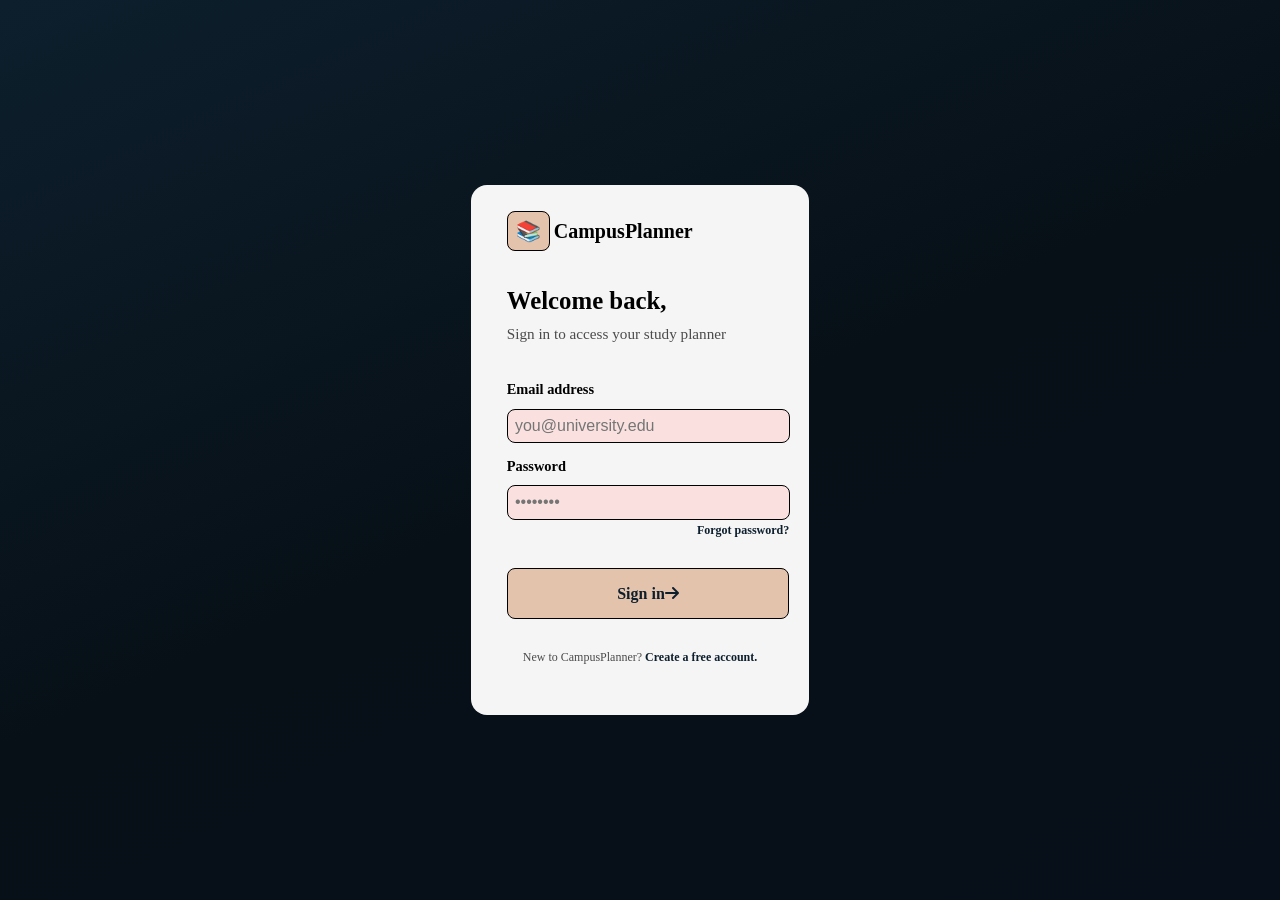
<file: index.html>
<!DOCTYPE html>
<html>
    <head>
    <meta charset="utf-8">
    <meta http-equiv="X-UA-Compatible" content="IE=edge">
    <title>CampusPlanner</title>
    <meta name="viewport" content="width=device-width, initial-scale=1">

    <link rel="stylesheet" href="https://cdnjs.cloudflare.com/ajax/libs/font-awesome/6.5.0/css/all.min.css">

    <link rel="stylesheet" href="./reset.css">
    <link rel="stylesheet" href="./main.css">
</head>
    <body>
        <div class="container">
            <div class="modal">
                <div class="content">
                    <div class="header">
                        <h4 id="logo-text"><span id="logo-icon">📚</span>CampusPlanner</h4>
                    </div>
                    <div class="welcome">
                        <h2 id="welcome-text">Welcome back,</h2>
                        <span class="backgroundText">Sign in to access your study planner</span>
                    </div>
                    <div class="input">
                        <div id="input-text">Email address</div>
                        <input type="email" placeholder="you@university.edu">
                        <div id="input-text">Password</div>
                        <input type="password" placeholder="••••••••">
                    </div>
                    <div id="forgot-text">
                        <a href="./password.html">Forgot password?</a>
                    </div>
                    <div class="button">
                        <a href="./dashboard.html"><div>Sign in<i class="fa-solid fa-arrow-right"></i></div></a>
                    </div>
                    <div>
                        <h5 id="footer-text" class="backgroundText">New to CampusPlanner? <a href="./signup.html"><span id="sign-up-text">Create a free account.</span></a></h5>
                    </div>
                </div>
            </div>
        </div>
    </body>
</html>
</file>
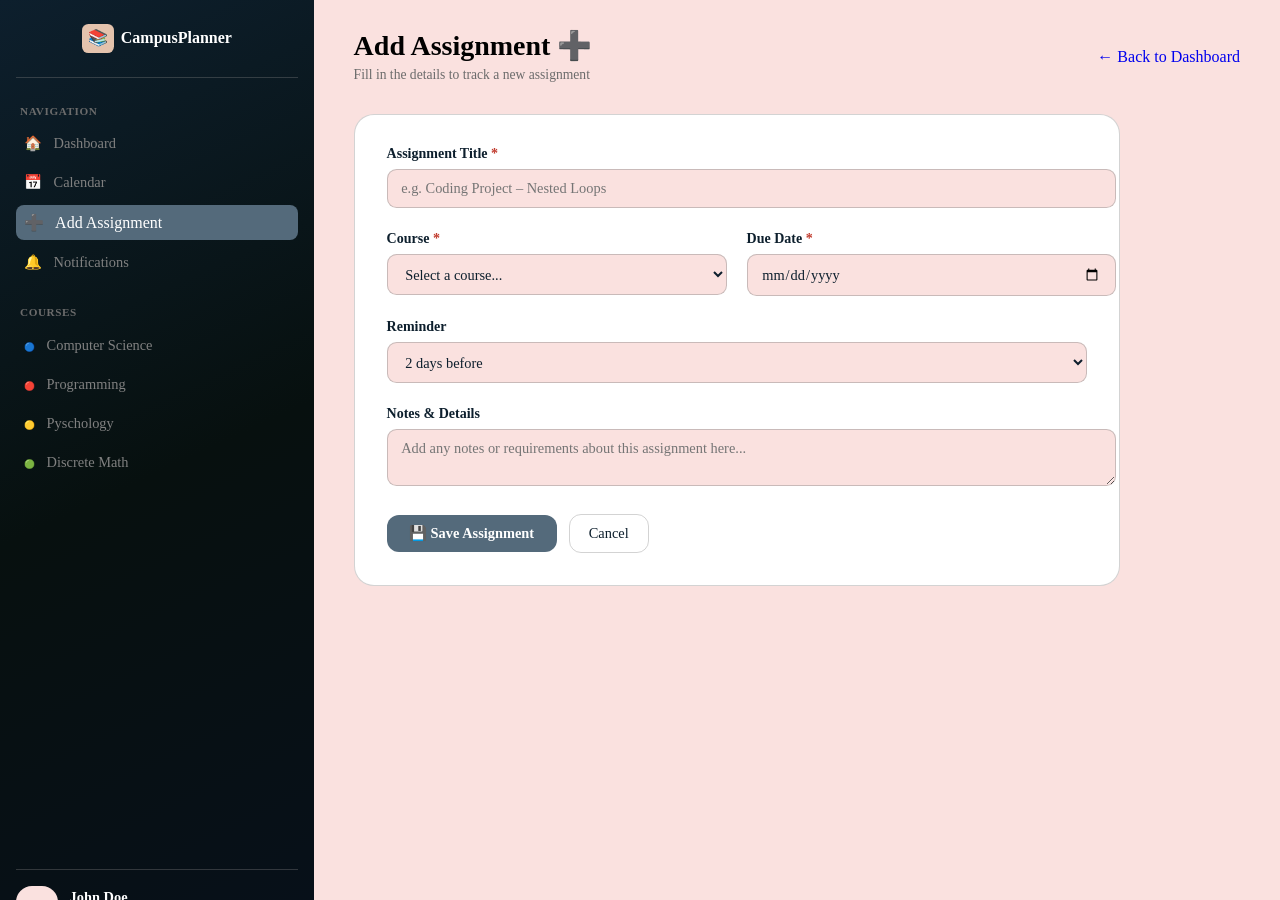
<file: addAssignment.html>
<!DOCTYPE html>
<html>
    <head>
    <meta charset="utf-8">
    <meta http-equiv="X-UA-Compatible" content="IE=edge">
    <title>CampusPlanner</title>
    <meta name="viewport" content="width=device-width, initial-scale=1">

    <link rel="stylesheet" href="https://cdnjs.cloudflare.com/ajax/libs/font-awesome/6.5.0/css/all.min.css">

    <link rel="stylesheet" href="./reset.css">
    <link rel="stylesheet" href="./dashboard.css">
    <link rel="stylesheet" href="./addAssignment.css">
</head>
    <body>
        <div class="container">
            <div class="nav">
                <div class="navHeader">
                    <h4 id="logo-text"><span id="logo-icon">📚</span>CampusPlanner</h4>
                </div>
                <span id="navText">Navigation</span>
                <ul class="navList">
                    <a href="./dashboard.html"><div><span id="nav-icon">🏠</span> Dashboard</div></a>
                    <a href="./calendar.html"><div><span id="nav-icon">📅</span> Calendar</div></a>
                    <a class="active" href="./addAssignment.html"><div><span id="nav-icon">➕</span> Add Assignment</div></a>
                    <a href="./notifications.html"><div><span id="nav-icon">🔔</span> Notifications</div></a>
                </ul>
                <span id="navText">Courses</span>
                <ul class="courseList">
                    <a href=""><div><span id="course-icon">🔵</span> Computer Science</div></a>
                    <a href=""><div><span id="course-icon">🔴</span> Programming</div></a>
                    <a href=""><div><span id="course-icon">🟡</span> Pyschology</div></a>
                    <a href=""><div><span id="course-icon">🟢</span> Discrete Math</div></a>
                </ul>
                <div class="profile">
                    <div class="avatar">JD</div>
                    <div id="profile-details">
                        <div id="name">John Doe</div>
                        <div id="class">Junior • CS Major</div>
                    </div>
                </div>
            </div>

            <div class="main">
                <div class="flex">
                    <div>
                        <h1 class="header">Add Assignment ➕</h1>
                        <span class="sub">Fill in the details to track a new assignment</span>
                    </div>
                    <a href="./dashboard.html" class="back-link">← Back to Dashboard</a>
                </div>

                <div class="card">

                    <div class="group">
                        <label class="label">Assignment Title <span class="required">*</span></label>
                        <input class="input" type="text" placeholder="e.g. Coding Project – Nested Loops">
                    </div>

                    <div class="row">
                        <div class="group">
                            <label class="label">Course <span class="required">*</span></label>
                            <select class="input select">
                                <option value="">Select a course...</option>
                                <option>🔵 Computer Science</option>
                                <option>🔴 Programming</option>
                                <option>🟡 Pyschology</option>
                                <option>🟢 Discrete Math</option>
                            </select>
                        </div>
                        <div class="group">
                            <label class="label">Due Date <span class="required">*</span></label>
                            <input class="input" type="date">
                        </div>
                    </div>

                    <div class="row">
                        <div class="group">
                            <label class="label">Reminder</label>
                            <select class="input select">
                                <option>1 day before</option>
                                <option selected>2 days before</option>
                                <option>3 days before</option>
                                <option>1 week before</option>
                            </select>
                        </div>
                    </div>

                    <div class="group">
                        <label class="label">Notes & Details</label>
                        <textarea class="input textarea" placeholder="Add any notes or requirements about this assignment here..."></textarea>
                    </div>

                    <div class="actions">
                        <a href="./dashboard.html"><div class="saveButton">💾 Save Assignment</div></a>
                        <a href="./dashboard.html"><div class="cancelButton">Cancel</div></a>
                    </div>

                </div>
            </div>
        </div>
    </body>
</html>
</file>
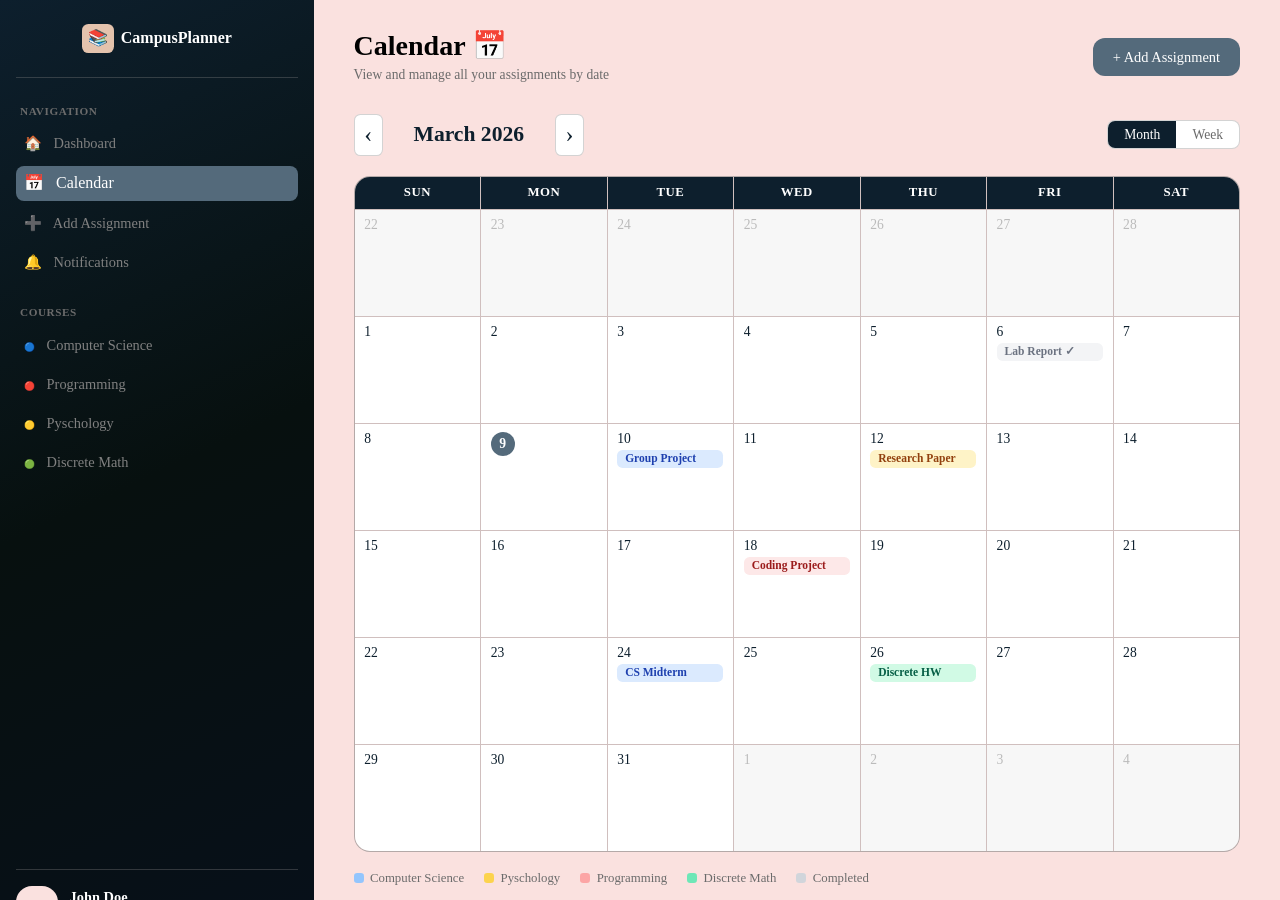
<file: calendar.html>
<!DOCTYPE html>
<html>
    <head>
    <meta charset="utf-8">
    <meta http-equiv="X-UA-Compatible" content="IE=edge">
    <title>CampusPlanner</title>
    <meta name="viewport" content="width=device-width, initial-scale=1">

    <link rel="stylesheet" href="https://cdnjs.cloudflare.com/ajax/libs/font-awesome/6.5.0/css/all.min.css">

    <link rel="stylesheet" href="./reset.css">
    <link rel="stylesheet" href="./dashboard.css">
    <link rel="stylesheet" href="./calendar.css">
</head>
    <body>
        <div class="container">
            <div class="nav">
                <div class="navHeader">
                    <h4 id="logo-text"><span id="logo-icon">📚</span>CampusPlanner</h4>
                </div>
                <span id="navText">Navigation</span>
                <ul class="navList">
                    <a href="./dashboard.html"><div><span id="nav-icon">🏠</span> Dashboard</div></a>
                    <a class="active" href="./calendar.html"><div><span id="nav-icon">📅</span> Calendar</div></a>
                    <a href="./addAssignment.html"><div><span id="nav-icon">➕</span> Add Assignment</div></a>
                    <a href="./notifications.html"><div><span id="nav-icon">🔔</span> Notifications</div></a>
                </ul>
                <span id="navText">Courses</span>
                <ul class="courseList">
                    <a href=""><div><span id="course-icon">🔵</span> Computer Science</div></a>
                    <a href=""><div><span id="course-icon">🔴</span> Programming</div></a>
                    <a href=""><div><span id="course-icon">🟡</span> Pyschology</div></a>
                    <a href=""><div><span id="course-icon">🟢</span> Discrete Math</div></a>
                </ul>
                <div class="profile">
                    <div class="avatar">JD</div>
                    <div id="profile-details">
                        <div id="name">John Doe</div>
                        <div id="class">Junior • CS Major</div>
                    </div>
                </div>
            </div>

            <div class="main">
                <div class="flex">
                    <div>
                        <h1 class="header">Calendar 📅</h1>
                        <span class="sub">View and manage all your assignments by date</span>
                    </div>
                    <a id="assignment-button" href="./addAssignment.html"><div>+ Add Assignment</div></a>
                </div>
                <div class="calControls">
                    <div class="calNav">
                        <div class="calArrow" id="prevMonth">&#8249;</div>
                        <h2 class="calMonth">March 2026</h2>
                        <div class="calArrow" id="nextMonth">&#8250;</div>
                    </div>
                    <div class="calViewToggle">
                        <div class="calView active">Month</div>
                        <div class="calView">Week</div>
                    </div>
                </div>

                <div class="calGrid">
                    <div class="calDayHeader">Sun</div>
                    <div class="calDayHeader">Mon</div>
                    <div class="calDayHeader">Tue</div>
                    <div class="calDayHeader">Wed</div>
                    <div class="calDayHeader">Thu</div>
                    <div class="calDayHeader">Fri</div>
                    <div class="calDayHeader">Sat</div>
                    <div class="calCell otherMonth"><span class="calDate">22</span></div>
                    <div class="calCell otherMonth"><span class="calDate">23</span></div>
                    <div class="calCell otherMonth"><span class="calDate">24</span></div>
                    <div class="calCell otherMonth"><span class="calDate">25</span></div>
                    <div class="calCell otherMonth"><span class="calDate">26</span></div>
                    <div class="calCell otherMonth"><span class="calDate">27</span></div>
                    <div class="calCell otherMonth"><span class="calDate">28</span></div>
                    <div class="calCell"><span class="calDate">1</span></div>
                    <div class="calCell"><span class="calDate">2</span></div>
                    <div class="calCell"><span class="calDate">3</span></div>
                    <div class="calCell"><span class="calDate">4</span></div>
                    <div class="calCell"><span class="calDate">5</span></div>
                    <div class="calCell"><span class="calDate">6</span>
                        <div class="calEvent completed">Lab Report ✓</div>
                    </div>
                    <div class="calCell"><span class="calDate">7</span></div>
                    <div class="calCell"><span class="calDate">8</span></div>
                    <div class="calCell today"><span class="calDate">9</span></div>
                    <div class="calCell"><span class="calDate">10</span>
                        <div class="calEvent cs">Group Project</div>
                    </div>
                    <div class="calCell"><span class="calDate">11</span></div>
                    <div class="calCell"><span class="calDate">12</span>
                        <div class="calEvent psych">Research Paper</div>
                    </div>
                    <div class="calCell"><span class="calDate">13</span></div>
                    <div class="calCell"><span class="calDate">14</span></div>
                    <div class="calCell"><span class="calDate">15</span></div>
                    <div class="calCell"><span class="calDate">16</span></div>
                    <div class="calCell"><span class="calDate">17</span></div>
                    <div class="calCell"><span class="calDate">18</span>
                        <div class="calEvent prog">Coding Project</div>
                    </div>
                    <div class="calCell"><span class="calDate">19</span></div>
                    <div class="calCell"><span class="calDate">20</span></div>
                    <div class="calCell"><span class="calDate">21</span></div>
                    <div class="calCell"><span class="calDate">22</span></div>
                    <div class="calCell"><span class="calDate">23</span></div>
                    <div class="calCell"><span class="calDate">24</span>
                        <div class="calEvent cs">CS Midterm</div>
                    </div>
                    <div class="calCell"><span class="calDate">25</span></div>
                    <div class="calCell"><span class="calDate">26</span>
                        <div class="calEvent math">Discrete HW</div>
                    </div>
                    <div class="calCell"><span class="calDate">27</span></div>
                    <div class="calCell"><span class="calDate">28</span></div>
                    <div class="calCell"><span class="calDate">29</span></div>
                    <div class="calCell"><span class="calDate">30</span></div>
                    <div class="calCell"><span class="calDate">31</span></div>
                    <div class="calCell otherMonth"><span class="calDate">1</span></div>
                    <div class="calCell otherMonth"><span class="calDate">2</span></div>
                    <div class="calCell otherMonth"><span class="calDate">3</span></div>
                    <div class="calCell otherMonth"><span class="calDate">4</span></div>
                </div>
                <div class="calLegend">
                    <div class="legendItem"><span class="legendDot cs"></span> Computer Science</div>
                    <div class="legendItem"><span class="legendDot psych"></span> Pyschology</div>
                    <div class="legendItem"><span class="legendDot prog"></span> Programming</div>
                    <div class="legendItem"><span class="legendDot math"></span> Discrete Math</div>
                    <div class="legendItem"><span class="legendDot completed"></span> Completed</div>
                </div>

            </div>
        </div>
    </body>
</html>
</file>
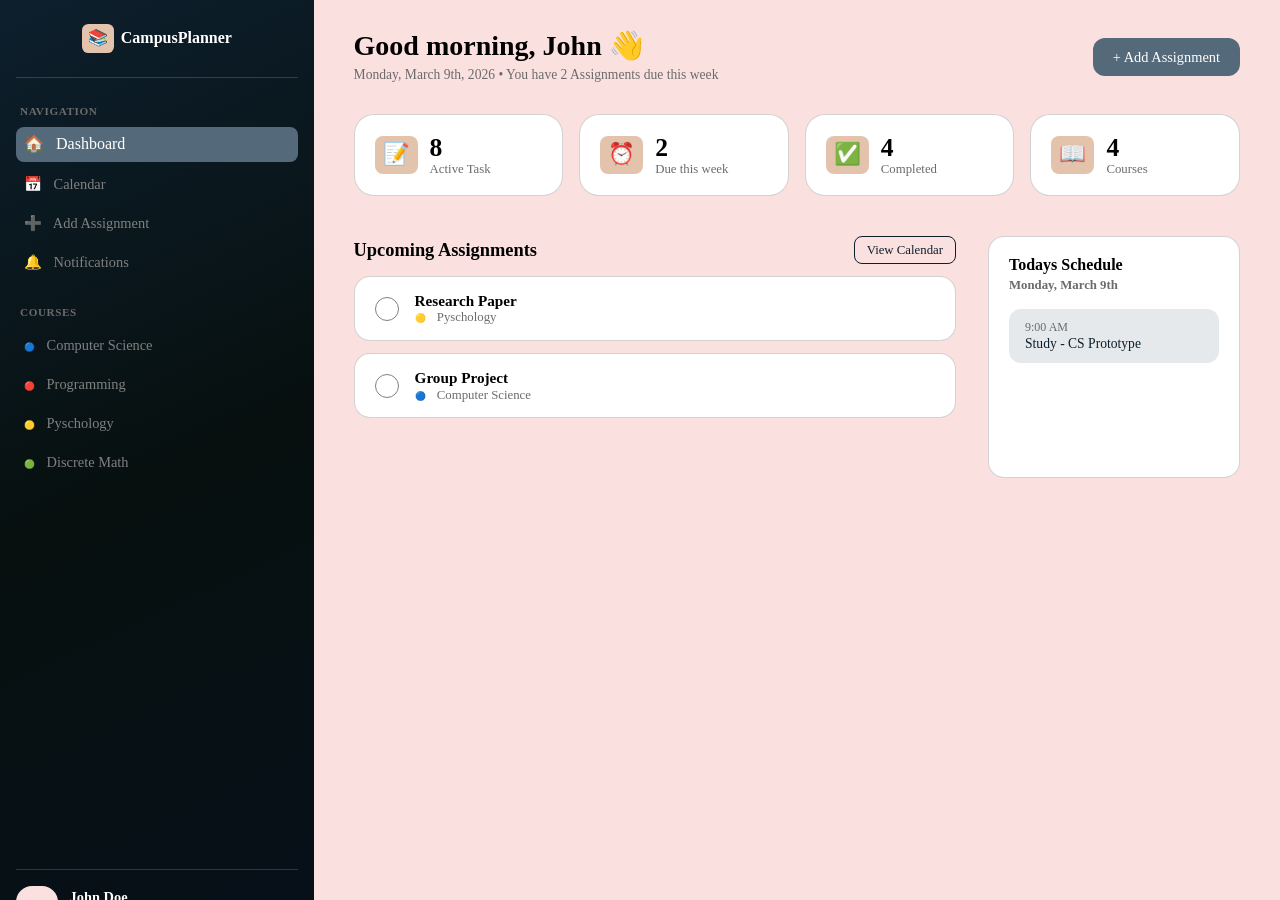
<file: dashboard.html>
<!DOCTYPE html>
<html>
    <head>
    <meta charset="utf-8">
    <meta http-equiv="X-UA-Compatible" content="IE=edge">
    <title>CampusPlanner</title>
    <meta name="viewport" content="width=device-width, initial-scale=1">

    <link rel="stylesheet" href="https://cdnjs.cloudflare.com/ajax/libs/font-awesome/6.5.0/css/all.min.css">

    <link rel="stylesheet" href="./reset.css">
    <link rel="stylesheet" href="./dashboard.css">
</head>
    <body>
        <div class="container">
            <div class="nav">
                <div class="navHeader">
                    <h4 id="logo-text"><span id="logo-icon">📚</span>CampusPlanner</h4>
                </div>
                <span id="navText">Navigation</span>
                <ul class="navList">
                    <a class= "active" href="./dashboard.html"><div><span id="nav-icon">🏠</span> Dashboard</div></a>
                    <a href="./calendar.html"><div><span id="nav-icon">📅</span> Calendar</div></a>
                    <a href="./addAssignment.html"><div><span id="nav-icon">➕</span> Add Assignment</div></a>
                    <a href="./notifications.html"><div><span id="nav-icon">🔔</span> Notifications</div></a>
                </ul>
                <span id="navText">Courses</span>
                <ul class="courseList">
                    <a href=""><div><span id="course-icon">🔵</span> Computer Science</div></a>
                    <a href=""><div><span id="course-icon">🔴</span> Programming</div></a>
                    <a href=""><div><span id="course-icon">🟡</span> Pyschology</div></a>
                    <a href=""><div><span id="course-icon">🟢</span> Discrete Math</div></a>
                </ul>
                <div class="profile">
                    <div class="avatar">
                        JD
                    </div>
                    <div id="profile-details">
                        <div id="name">John Doe</div>
                        <div id="class">Junior • CS Major</div>
                    </div>
                </div>
            </div>
            <div class="main">
                <div class="flex">
                    <div>
                    <h1 class="header">Good morning, John 👋</h1>
                    <span class="sub">Monday, March 9th, 2026 • You have 2 Assignments due this week</span>
                    </div>
                    <a id="assignment-button" href="./addAssignment.html"><div>+ Add Assignment</div></a>
                </div>
                <div class="task">
                    <div class="taskCard">
                        <div class="cardIcon">📝</div>
                        <div class="cardText">
                            <div class="number">8</div>
                            <div class="text">Active Task</div>
                        </div>
                    </div>
                    <div class="taskCard">
                        <div class="cardIcon">⏰</div>
                        <div class="cardText">
                            <div class="number">2</div>
                            <div class="text">Due this week</div>
                        </div>
                    </div>
                    <div class="taskCard">
                        <div class="cardIcon">✅</div>
                        <div class="cardText">
                            <div class="number">4</div>
                            <div class="text">Completed</div>
                        </div>
                    </div>
                    <div class="taskCard">
                        <div class="cardIcon">📖</div>
                        <div class="cardText">
                            <div class="number">4</div>
                            <div class="text">Courses</div>
                        </div>
                    </div>
                </div>
                <div class="subContainer">
                    <div class="assignments">
                        <div class="assignmentCont">
                            <h1 class="assignmentHeader">Upcoming Assignments</h1>
                            <a href="./calendar.html"><div class="button">View Calendar</div></a>
                        </div>
                        <div class="assingmentCard">
                            <div class="circle"></div>
                            <div class="assignmentText">
                                <div class="assignmentTitle">Research Paper</div>
                                <div class="assignmentCourse"><span id="course-icon">🟡</span> Pyschology</div>
                            </div>
                        </div>
                        <div class="assingmentCard">
                            <div class="circle"></div>
                            <div class="assignmentText">
                                <div class="assignmentTitle">Group Project</div>
                                <div class="assignmentCourse"><span id="course-icon">🔵</span> Computer Science</div>
                            </div>
                        </div>
                    </div>
                    <div class="other">
                        <div class="schedule">
                            <h4 class="schedHeader">Todays Schedule</h4>
                            <h6 class="schedText">Monday, March 9th</h6>
                            <div class="scheduleCard">
                                <div class="time">9:00 AM</div>
                                <div class="details"> Study - CS Prototype</div>
                            </div>
                        </div>
                    </div>
                </div>
            </div>
        </div>
    </body>
</html>
</file>
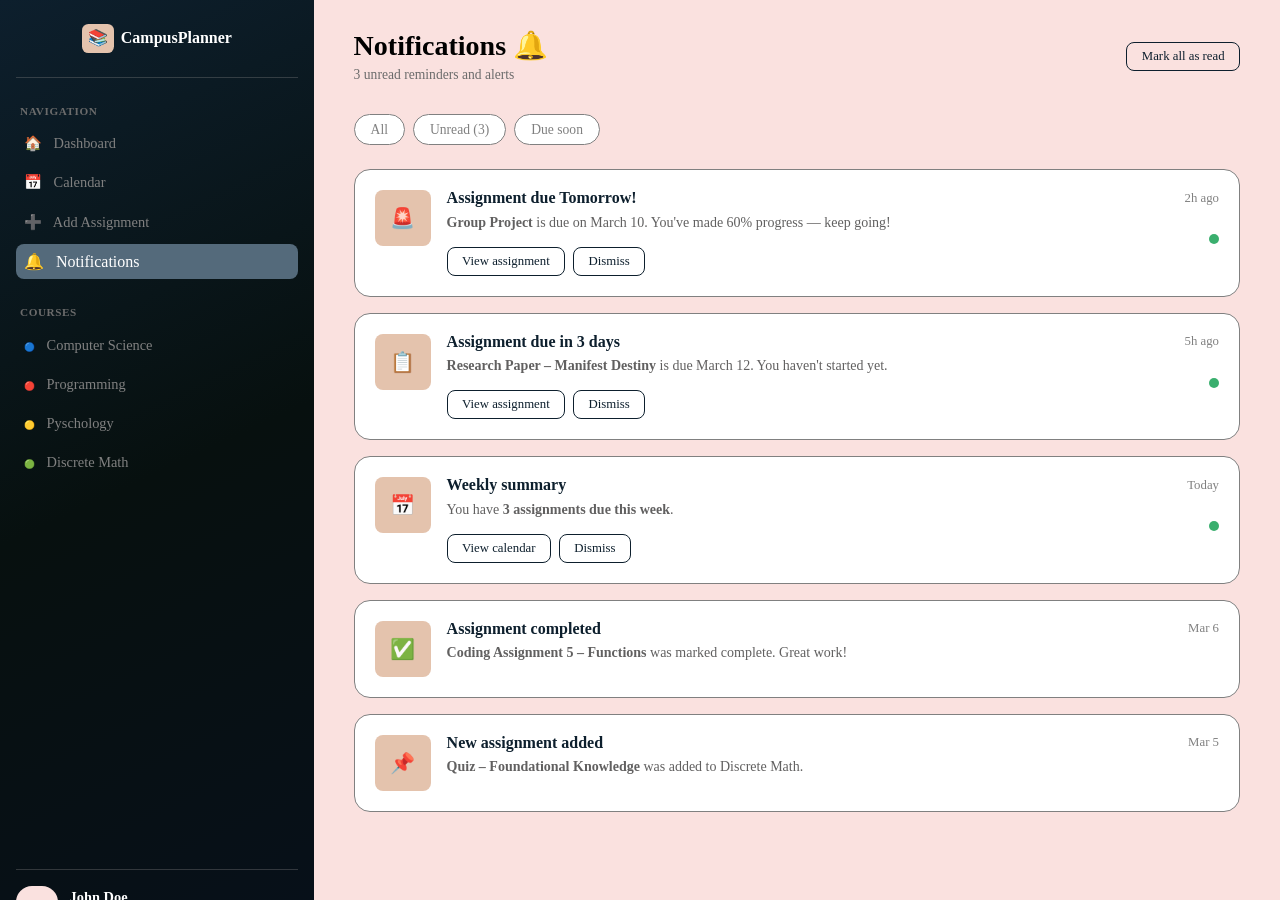
<file: notifications.html>
<!DOCTYPE html>
<html>
    <head>
    <meta charset="utf-8">
    <meta http-equiv="X-UA-Compatible" content="IE=edge">
    <title>CampusPlanner</title>
    <meta name="viewport" content="width=device-width, initial-scale=1">

    <link rel="stylesheet" href="https://cdnjs.cloudflare.com/ajax/libs/font-awesome/6.5.0/css/all.min.css">

    <link rel="stylesheet" href="./reset.css">
    <link rel="stylesheet" href="./dashboard.css">
    <link rel="stylesheet" href="./notifications.css">
</head>
    <body>
        <div class="container">
            <div class="nav">
                <div class="navHeader">
                    <h4 id="logo-text"><span id="logo-icon">📚</span>CampusPlanner</h4>
                </div>
                <span id="navText">Navigation</span>
                <ul class="navList">
                    <a href="./dashboard.html"><div><span id="nav-icon">🏠</span> Dashboard</div></a>
                    <a href="./calendar.html"><div><span id="nav-icon">📅</span> Calendar</div></a>
                    <a href="./addAssignment.html"><div><span id="nav-icon">➕</span> Add Assignment</div></a>
                    <a class="active" href="./notifications.html"><div><span id="nav-icon">🔔</span> Notifications</div></a>
                </ul>
                <span id="navText">Courses</span>
                <ul class="courseList">
                    <a href=""><div><span id="course-icon">🔵</span> Computer Science</div></a>
                    <a href=""><div><span id="course-icon">🔴</span> Programming</div></a>
                    <a href=""><div><span id="course-icon">🟡</span> Pyschology</div></a>
                    <a href=""><div><span id="course-icon">🟢</span> Discrete Math</div></a>
                </ul>
                <div class="profile">
                    <div class="avatar">
                        JD
                    </div>
                    <div id="profile-details">
                        <div id="name">John Doe</div>
                        <div id="class">Junior • CS Major</div>
                    </div>
                </div>
            </div>
            <div class="main">
                <div class="flex">
                    <div>
                        <h1 class="header">Notifications 🔔</h1>
                        <span class="sub">3 unread reminders and alerts</span>
                    </div>
                    <div class="button mark-read">Mark all as read</div>
                </div>
                <div class="tabs">
                    <div class="tab notifcationsActive">All</div>
                    <div class="tab">Unread (3)</div>
                    <div class="tab">Due soon</div>
                </div>
                <div class="list">
                    <div class="card unread">
                        <div class="icon">🚨</div>
                        <div class="body">
                            <div class="top">
                                <div class="title">Assignment due Tomorrow!</div>
                                <div class="time">2h ago</div>
                            </div>
                            <div class="desc"><strong>Group Project</strong> is due on March 10. You've made 60% progress — keep going!</div>
                            <div class="actions">
                                <div class="button primary">View assignment</div>
                                <div class="button">Dismiss</div>
                            </div>
                        </div>
                        <div class="unread-dot"></div>
                    </div>
                    <div class="card unread">
                        <div class="icon">📋</div>
                        <div class="body">
                            <div class="top">
                                <div class="title">Assignment due in 3 days</div>
                                <div class="time">5h ago</div>
                            </div>
                            <div class="desc"><strong>Research Paper – Manifest Destiny</strong> is due March 12. You haven't started yet.</div>
                            <div class="actions">
                                <div class="button primary">View assignment</div>
                                <div class="button">Dismiss</div>
                            </div>
                        </div>
                        <div class="unread-dot"></div>
                    </div>
                    <div class="card unread">
                        <div class="icon">📅</div>
                        <div class="body">
                            <div class="top">
                                <div class="title">Weekly summary</div>
                                <div class="time">Today</div>
                            </div>
                            <div class="desc">You have <strong>3 assignments due this week</strong>.</div>
                            <div class="actions">
                                <div class="button">View calendar</div>
                                <div class="button">Dismiss</div>
                            </div>
                        </div>
                        <div class="unread-dot"></div>
                    </div>
                    <div class="card">
                        <div class="icon">✅</div>
                        <div class="body">
                            <div class="top">
                                <div class="title">Assignment completed</div>
                                <div class="time">Mar 6</div>
                            </div>
                            <div class="desc"><strong>Coding Assignment 5 – Functions</strong> was marked complete. Great work!</div>
                        </div>
                    </div>
                    <div class="card">
                        <div class="icon">📌</div>
                        <div class="body">
                            <div class="top">
                                <div class="title">New assignment added</div>
                                <div class="time">Mar 5</div>
                            </div>
                            <div class="desc"><strong>Quiz – Foundational Knowledge </strong> was added to Discrete Math.</div>
                        </div>
                    </div>

                </div>
            </div>
        </div>
    </body>
</html>
</file>
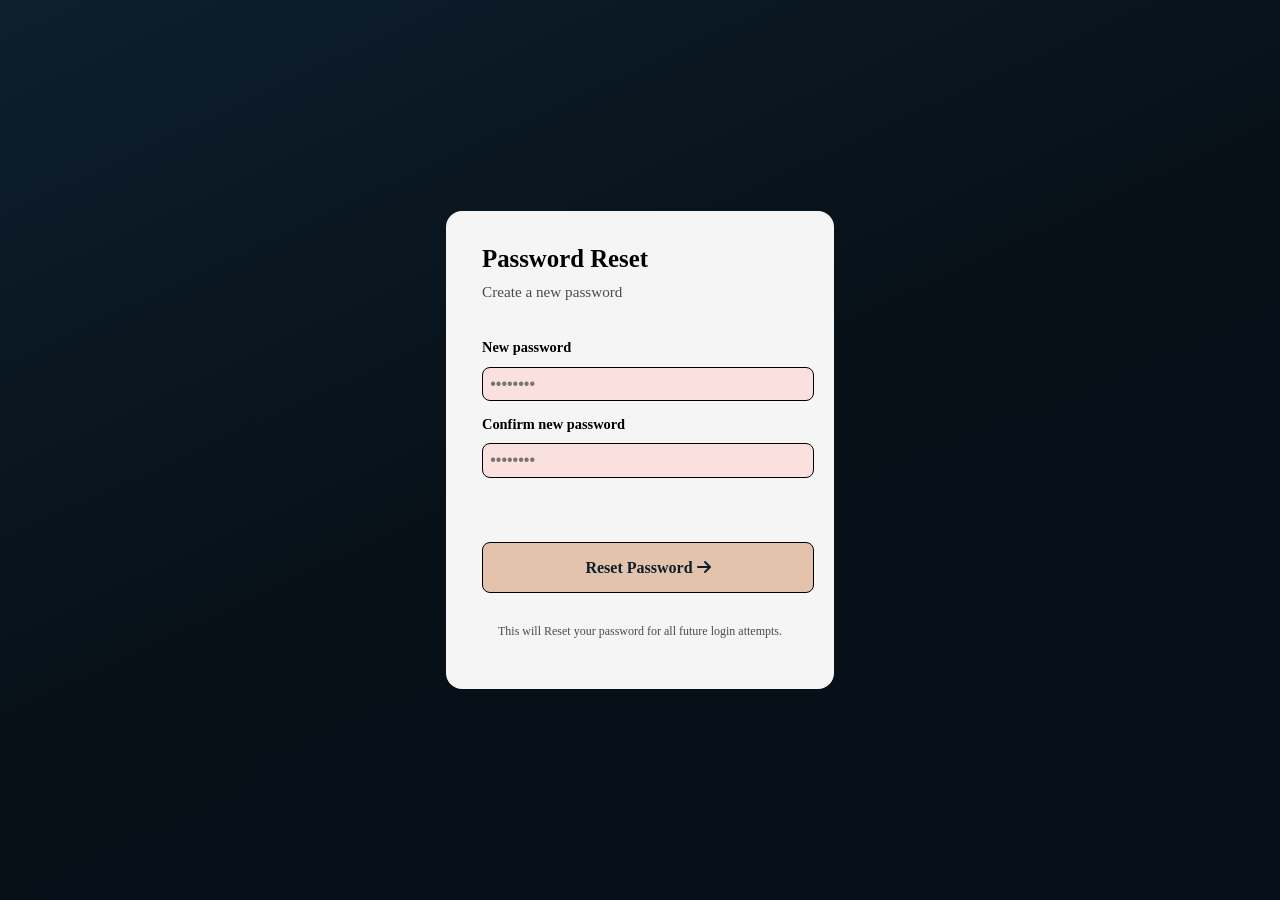
<file: password.html>
<!DOCTYPE html>
<html>
    <head>
    <meta charset="utf-8">
    <meta http-equiv="X-UA-Compatible" content="IE=edge">
    <title>CampusPlanner</title>
    <meta name="viewport" content="width=device-width, initial-scale=1">

    <link rel="stylesheet" href="https://cdnjs.cloudflare.com/ajax/libs/font-awesome/6.5.0/css/all.min.css">

    <link rel="stylesheet" href="./reset.css">
    <link rel="stylesheet" href="./main.css">
</head>
    <body>
        <div class="container">
            <div class="modal">
                <div class="content">
                    
                    <div class="welcome">
                        <h2 id="welcome-text">Password Reset</h2>
                        <span class="backgroundText">Create a new password</span>
                    </div>
                    <div class="input">
                        <div id="input-text">New password</div>
                        <input type="password" placeholder="••••••••">
                        <div id="input-text">Confirm new password</div>
                        <input type="password" placeholder="••••••••">
                    </div>
                    <div class="button">
                        <a href="./index.html"><div>Reset Password <i class="fa-solid fa-arrow-right"></i></div></a>
                    </div>
                    <div>
                        <h5 id="footer-text" class="backgroundText">This will Reset your password for all future login attempts.</h5>
                    </div>
                </div>
            </div>
        </div>
    </body>
</html>
</file>
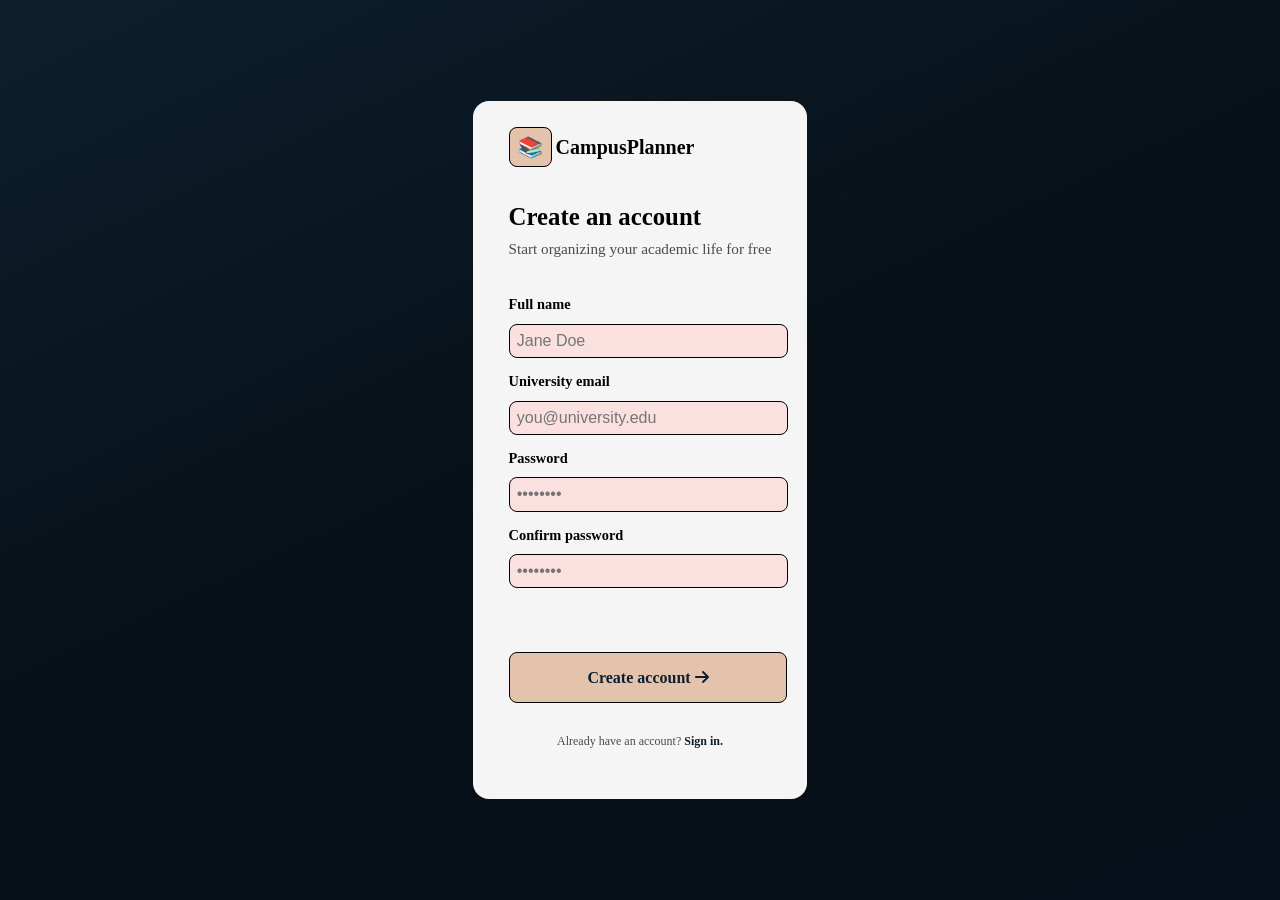
<file: signup.html>
<!DOCTYPE html>
<html>
    <head>
    <meta charset="utf-8">
    <meta http-equiv="X-UA-Compatible" content="IE=edge">
    <title>CampusPlanner</title>
    <meta name="viewport" content="width=device-width, initial-scale=1">

    <link rel="stylesheet" href="https://cdnjs.cloudflare.com/ajax/libs/font-awesome/6.5.0/css/all.min.css">

    <link rel="stylesheet" href="./reset.css">
    <link rel="stylesheet" href="./main.css">
</head>
    <body>
        <div class="container">
            <div class="modal">
                <div class="content">
                    <div class="header">
                        <h4 id="logo-text"><span id="logo-icon">📚</span>CampusPlanner</h4>
                    </div>
                    <div class="welcome">
                        <h2 id="welcome-text">Create an account</h2>
                        <span class="backgroundText">Start organizing your academic life for free</span>
                    </div>
                    <div class="input">
                        <div id="input-text">Full name</div>
                        <input type="text" placeholder="Jane Doe">
                        <div id="input-text">University email</div>
                        <input type="email" placeholder="you@university.edu">
                        <div id="input-text">Password</div>
                        <input type="password" placeholder="••••••••">
                        <div id="input-text">Confirm password</div>
                        <input type="password" placeholder="••••••••">
                    </div>
                    <div class="button">
                        <a href="./dashboard.html"><div>Create account <i class="fa-solid fa-arrow-right"></i></div></a>
                    </div>
                    <div>
                        <h5 id="footer-text" class="backgroundText">Already have an account? <a href="./index.html"><span id="sign-up-text">Sign in.</span></a></h5>
                    </div>
                </div>
            </div>
        </div>
    </body>
</html>
</file>
<file: main.css>
:root {
  --dark-blue: #0D1F2D; 
  --light-blue: #546A7B;
  --steel: #546A7B;
  --smokey: #FAE1DF;
  --sand: #E4C3AD;
}

input {
    border: black 1px solid;
    border-radius: .5rem;
    padding: .45rem;
    width: 100%;
    margin-top: .75rem;
    margin-bottom: 1rem;
    background-color: var(--smokey);
}

a {
    text-decoration: none;
    color: var(--dark-blue);
    font-weight: 550;
}

.container {
    display: flex;
    flex-direction: column;
    justify-content: center;
    align-items: center;
    width: 100vw;
    height: 100vh;
    background: #0D1F2D;
    background: linear-gradient(155deg,rgba(13, 31, 45, 1) 0%, rgba(7, 16, 23, 1) 50%, rgba(7, 16, 26, 1) 100%);
}

.modal {
    margin-right: 2rem;
    margin-left: 2rem;
    background-color: whitesmoke;
    padding: 2.25rem;
    border-radius: 1rem;
}

.content {
    display: flex;
    flex-direction: column;
    justify-content: center;
    align-items: left;
}

.header {
    margin-bottom: 3rem;
    font-size: 1.25rem;
}

.welcome {
    margin-bottom: 2.5rem;
}

.backgroundText {
    color: rgb(75, 75, 75);
    font-weight: 100;
    font-size: .95rem;
}

.input {
    margin-bottom: 1rem;
}

.button {
    margin-right: -1rem;
    text-align: center;
    background-color: var(--sand);
    padding: 1rem;
    margin-top: 2rem;
    margin-bottom: 1rem;
    border-radius: .5rem;
    border: black 1px solid;
}

#logo-icon {
    background-color: var(--sand);
    padding: .5rem;
    border-radius: .5rem;
    margin-right: .25rem;
    border: black 1px solid;
}

#welcome-text {
    margin-bottom: .75rem;
    font-size: 1.55rem;
}

#input-text {
    font-size: .9rem;
    font-weight: 550;
}

#forgot-text {
    margin-top: -2rem;
    margin-right: -1rem;
    text-align: end;
    padding-top: .25rem;
    font-size: .75rem;
}

#footer-text {
    font-size: .75rem !important;
    text-align: center;
    padding: 1rem;
}
</file>
<file: dashboard.css>
:root {
    --dark-blue: #0D1F2D;
    --light-blue: #546A7B;
    --steel: #546A7B;
    --smokey: #FAE1DF;
    --sand: #E4C3AD;
    --text-muted: #6b6b6b;
    --border: rgba(128, 128, 128, 0.35);
}

.container {
    display: flex;
    flex-direction: row;
    width: 100vw;
    height: 100vh;
    overflow: hidden;
}

a {
    text-decoration: none;
}

.nav {
    display: flex;
    flex-direction: column;
    background: linear-gradient(155deg, #0D1F2D 0%, #07100F 50%, #07101A 100%);
    height: 100%;
    width: 22%;
    min-width: 200px;
    padding: 1.5rem 1rem;
    color: gray;
    flex-shrink: 0;
}

.navHeader {
    color: white;
    display: flex;
    align-items: center;
    justify-content: center;
    padding-bottom: 1.5rem;
    margin-bottom: 1.75rem;
    border-bottom: 1px solid var(--border);
}

#logo-text {
    display: flex;
    align-items: center;
    gap: .4rem;
    font-size: 1rem;
}

#logo-icon {
    background-color: var(--sand);
    padding: .4rem;
    border-radius: .4rem;
}

#navText {
    font-size: .7rem;
    font-weight: 700;
    letter-spacing: .05em;
    text-transform: uppercase;
    color: var(--text-muted);
    padding-left: .25rem;
}

.navList,
.courseList {
    display: flex;
    flex-direction: column;
    gap: .35rem;
    margin-top: .6rem;
    margin-bottom: 1.75rem;
}

.navList a,
.courseList a {
    color: gray;
    display: flex;
    align-items: center;
    padding: .6rem .5rem;
    border-radius: .5rem;
    font-size: .9rem;
    transition: color 0.15s;
}

.navList a:hover,
.courseList a:hover {
    color: white;
}

.navList a.active {
    background-color: var(--steel);
    color: white;
    font-size: 1rem;
}

#nav-icon {
    margin-right: .5rem;
}

#course-icon {
    font-size: .55rem;
    margin-right: .5rem;
}

.profile {
    margin-top: auto;
    padding-top: 1rem;
    border-top: 1px solid var(--border);
    display: flex;
    align-items: center;
    gap: .75rem;
}

.avatar {
    background-color: var(--smokey);
    padding: .75rem;
    border-radius: 1rem;
    color: var(--dark-blue);
    font-weight: 600;
    font-size: .9rem;
    flex-shrink: 0;
}

#name {
    color: white;
    font-size: .9rem;
    font-weight: 600;
}

#class {
    color: var(--text-muted);
    font-size: .75rem;
    margin-top: .2rem;
}

.main {
    background-color: var(--smokey);
    flex: 1;
    height: 100%;
    padding: 2rem 2.5rem;
    overflow-y: auto;
}

.flex {
    display: flex;
    flex-direction: row;
    justify-content: space-between;
    align-items: center;
    margin-bottom: 2rem;
}

.header {
    font-size: 1.75rem;
    font-weight: 700;
    margin-bottom: .35rem;
}

.sub {
    color: var(--text-muted);
    font-size: .85rem;
}

#assignment-button {
    color: white;
    background-color: var(--steel);
    padding: .75rem 1.25rem;
    border-radius: .75rem;
    font-size: .9rem;
    white-space: nowrap;
}

.task {
    display: flex;
    gap: 1rem;
    width: 100%;
    margin-bottom: 2.5rem;
}

.taskCard {
    display: flex;
    align-items: center;
    gap: .75rem;
    flex: 1;
    padding: 1.25rem;
    background-color: white;
    border-radius: 1.25rem;
    border: 1px solid var(--border);
}

.cardIcon {
    background-color: var(--sand);
    border-radius: .5rem;
    padding: .5rem;
    font-size: 1.35rem;
    display: flex;
    justify-content: center;
    align-items: center;
    flex-shrink: 0;
}

.cardText {
    display: flex;
    flex-direction: column;
    gap: .15rem;
}

.number {
    font-size: 1.6rem;
    font-weight: 700;
    line-height: 1;
}

.text {
    font-size: .8rem;
    color: var(--text-muted);
}

.subContainer {
    display: flex;
    flex-direction: row;
    gap: 2rem;
    align-items: flex-start;
}

.assignments {
    display: flex;
    flex-direction: column;
    flex: 1;
}

.assignmentCont {
    display: flex;
    justify-content: space-between;
    align-items: center;
    margin-bottom: .75rem;
}

.assignmentHeader {
    font-size: 1.15rem;
    font-weight: 600;
}

.button {
    color: var(--dark-blue);
    padding: .4rem .75rem;
    border: 1px solid var(--dark-blue);
    border-radius: .5rem;
    font-size: .8rem;
}

.assingmentCard {
    background-color: white;
    padding: 1rem 1.25rem;
    border: 1px solid var(--border);
    border-radius: 1rem;
    display: flex;
    align-items: center;
    gap: 1rem;
    margin-bottom: .75rem;
}

.circle {
    border: 1px solid gray;
    width: 22px;
    height: 22px;
    border-radius: 50%;
    flex-shrink: 0;
}

.assignmentTitle {
    font-weight: 600;
    font-size: .95rem;
}

.assignmentCourse {
    font-size: .8rem;
    color: var(--text-muted);
    margin-top: .2rem;
}

.other {
    flex-shrink: 0;
}

.schedule {
    background-color: white;
    padding: 1.25rem;
    border: 1px solid var(--border);
    border-radius: 1rem;
    display: flex;
    flex-direction: column;
    gap: .35rem;
    width: 210px;
    min-height: 200px;
}

.schedHeader {
    font-size: 1rem;
    font-weight: 600;
}

.schedText {
    font-size: .8rem;
    color: var(--text-muted);
    margin-bottom: .5rem;
}

.scheduleCard {
    background-color: rgba(84, 106, 123, 0.15);
    padding: .75rem 1rem;
    border-radius: .75rem;
    display: flex;
    flex-direction: column;
    gap: .25rem;
    margin-top: .25rem;
}

.time {
    font-size: .75rem;
    color: var(--text-muted);
}

.details {
    font-size: .85rem;
    font-weight: 500;
    color: var(--dark-blue);
}
</file>
<file: addAssignment.css>
.card {
    background-color: white;
    border: 1px solid var(--border);
    border-radius: 1.25rem;
    padding: 2rem;
    max-width: 700px;
    display: flex;
    flex-direction: column;
    gap: 1.5rem;
}

.group {
    display: flex;
    flex-direction: column;
    gap: .5rem;
    flex: 1;
}

.row {
    display: flex;
    flex-direction: row;
    gap: 1.25rem;
}

.label {
    font-size: .875rem;
    font-weight: 600;
    color: var(--dark-blue);
}

.required {
    color: #c0392b;
}

.input {
    padding: .65rem .85rem;
    border: 1px solid rgba(128, 128, 128, 0.4);
    border-radius: .6rem;
    font-size: .9rem;
    background-color: var(--smokey);
    color: var(--dark-blue);
    width: 100%;
    outline: none;
    transition: border-color 0.15s;
    font-family: inherit;
}

.input:focus {
    border-color: var(--steel);
}

.select {
    cursor: pointer;
    appearance: auto;
}

.textArea {
    resize: vertical;
    min-height: 110px;
    line-height: 1.5;
}

.actions {
    display: flex;
    flex-direction: row;
    align-items: center;
    gap: .75rem;
    margin-top: .25rem;
}

.saveButton {
    background-color: var(--steel);
    color: white;
    padding: .7rem 1.4rem;
    border-radius: .75rem;
    font-size: .9rem;
    font-weight: 600;
    cursor: pointer;
}

.cancelButton {
    color: var(--dark-blue);
    padding: .7rem 1.2rem;
    border: 1px solid var(--border);
    border-radius: .75rem;
    font-size: .9rem;
    cursor: pointer;
}

.backLink {
    color: var(--text-muted);
    font-size: .85rem;
    white-space: nowrap;
    align-self: center;
}

.backLink:hover {
    color: var(--dark-blue);
}
</file>
<file: calendar.css>
.calControls {
    display: flex;
    justify-content: space-between;
    align-items: center;
    margin-bottom: 1.25rem;
}

.calNav {
    display: flex;
    align-items: center;
    gap: 1rem;
}

.calMonth {
    font-size: 1.35rem;
    font-weight: 700;
    color: var(--dark-blue);
    min-width: 140px;
    text-align: center;
}

.calArrow {
    font-size: 1.5rem;
    color: var(--dark-blue);
    cursor: pointer;
    padding: .2rem .6rem;
    border-radius: .4rem;
    border: 1px solid var(--border);
    background-color: white;
    line-height: 1.4;
}

.calArrow:hover {
    background-color: var(--sand);
}

.calViewToggle {
    display: flex;
    border: 1px solid var(--border);
    border-radius: .5rem;
    overflow: hidden;
    background-color: white;
}

.calView {
    padding: .4rem 1rem;
    font-size: .85rem;
    cursor: pointer;
    color: var(--text-muted);
}

.calView.active {
    background-color: var(--dark-blue);
    color: white;
}

.calGrid {
    display: grid;
    grid-template-columns: repeat(7, 1fr);
    border-radius: 1rem;
    overflow: hidden;
    border: 1px solid var(--border);
    background-color: var(--border);
    gap: 1px;
    margin-bottom: 1.25rem;
}

.calDayHeader {
    background-color: var(--dark-blue);
    color: white;
    text-align: center;
    padding: .6rem 0;
    font-size: .8rem;
    font-weight: 600;
    letter-spacing: .04em;
    text-transform: uppercase;
}

.calCell {
    background-color: white;
    min-height: 90px;
    padding: .5rem .6rem;
    display: flex;
    flex-direction: column;
    gap: .3rem;
}

.calCell.otherMonth {
    background-color: #f7f7f7;
}

.calCell.otherMonth .calDate {
    color: #bbb;
}

.calCell.today .calDate {
    background-color: var(--steel);
    color: white;
    border-radius: 50%;
    width: 24px;
    height: 24px;
    display: flex;
    align-items: center;
    justify-content: center;
    font-weight: 700;
}

.calDate {
    font-size: .85rem;
    font-weight: 500;
    color: var(--dark-blue);
}

.calEvent {
    font-size: .72rem;
    font-weight: 600;
    padding: .2rem .5rem;
    border-radius: .35rem;
    white-space: nowrap;
    overflow: hidden;
    text-overflow: ellipsis;
}

.calEvent.cs {
    background-color: #dbeafe;
    color: #1e40af;
}

.calEvent.psych {
    background-color: #fef3c7;
    color: #92400e;
}

.calEvent.prog {
    background-color: #fde8e8;
    color: #9b1c1c;
}

.calEvent.math {
    background-color: #d1fae5;
    color: #065f46;
}

.calEvent.completed {
    background-color: #f3f4f6;
    color: #6b7280;
}

.calLegend {
    display: flex;
    flex-direction: row;
    gap: 1.25rem;
    align-items: center;
    flex-wrap: wrap;
}

.legendItem {
    display: flex;
    align-items: center;
    gap: .4rem;
    font-size: .8rem;
    color: var(--text-muted);
}

.legendDot {
    width: 10px;
    height: 10px;
    border-radius: .2rem;
    flex-shrink: 0;
}

.legendDot.cs       { 
    background-color: #93c5fd; 
}

.legendDot.psych    { 
    background-color: #fcd34d; 
}

.legendDot.prog     { 
    background-color: #fca5a5; 
}

.legendDot.math     { 
    background-color: #6ee7b7; 
}

.legendDot.completed { 
    background-color: #d1d5db; 
}
</file>
<file: notifications.css>
.tabs {
    display: flex;
    flex-direction: row;
    gap: .5rem;
    margin-bottom: 1.5rem;
}

.tab {
    padding: .5rem 1rem;
    border: 1px solid gray;
    border-radius: 2rem;
    font-size: .85rem;
    cursor: pointer;
    color: gray;
    background-color: white;
}

.tab .notifcationsActive {
    background-color: var(--dark-blue);
    color: white;
    border-color: var(--dark-blue);
}

.list {
    display: flex;
    flex-direction: column;
    gap: 1rem;
}

.card {
    background-color: white;
    border: 1px solid gray;
    border-radius: 1rem;
    padding: 1.25rem;
    display: flex;
    flex-direction: row;
    align-items: flex-start;
    gap: 1rem;
    position: relative;
}

.card .unread {
    border-left: 4px solid var(--steel);
}
 
.icon {
    background-color: var(--sand);
    border-radius: .5rem;
    padding: .5rem;
    font-size: 1.25rem;
    display: flex;
    justify-content: center;
    align-items: center;
    min-width: 2.5rem;
    height: 2.5rem;
}

.body {
    display: flex;
    flex-direction: column;
    gap: .4rem;
    flex: 1;
}

.top {
    display: flex;
    justify-content: space-between;
    align-items: center;
}

.title {
    font-size: 1rem;
    font-weight: 600;
    color: var(--dark-blue);
}

.time {
    font-size: .8rem;
    color: gray;
}

.desc {
    font-size: .875rem;
    color: rgb(97, 96, 96);
    line-height: 1.4;
}

.actions {
    display: flex;
    flex-direction: row;
    gap: .5rem;
    margin-top: .5rem;
}

.button {
    padding: .45rem .9rem;
    border-radius: .5rem;
    font-size: .8rem;
    border: 1px solid var(--dark-blue);
    color: var(--dark-blue);
    cursor: pointer;
}

.button .primary {
    background-color: var(--steel);
    color: white;
    border-color: var(--steel);
}

.unread-dot {
    width: 10px;
    height: 10px;
    background-color: #3aaf6e;
    border-radius: 50%;
    position: absolute;
    top: 4rem;
    right: 1.25rem;
}

.mark-read {
    cursor: pointer;
    white-space: nowrap;
}
</file>
